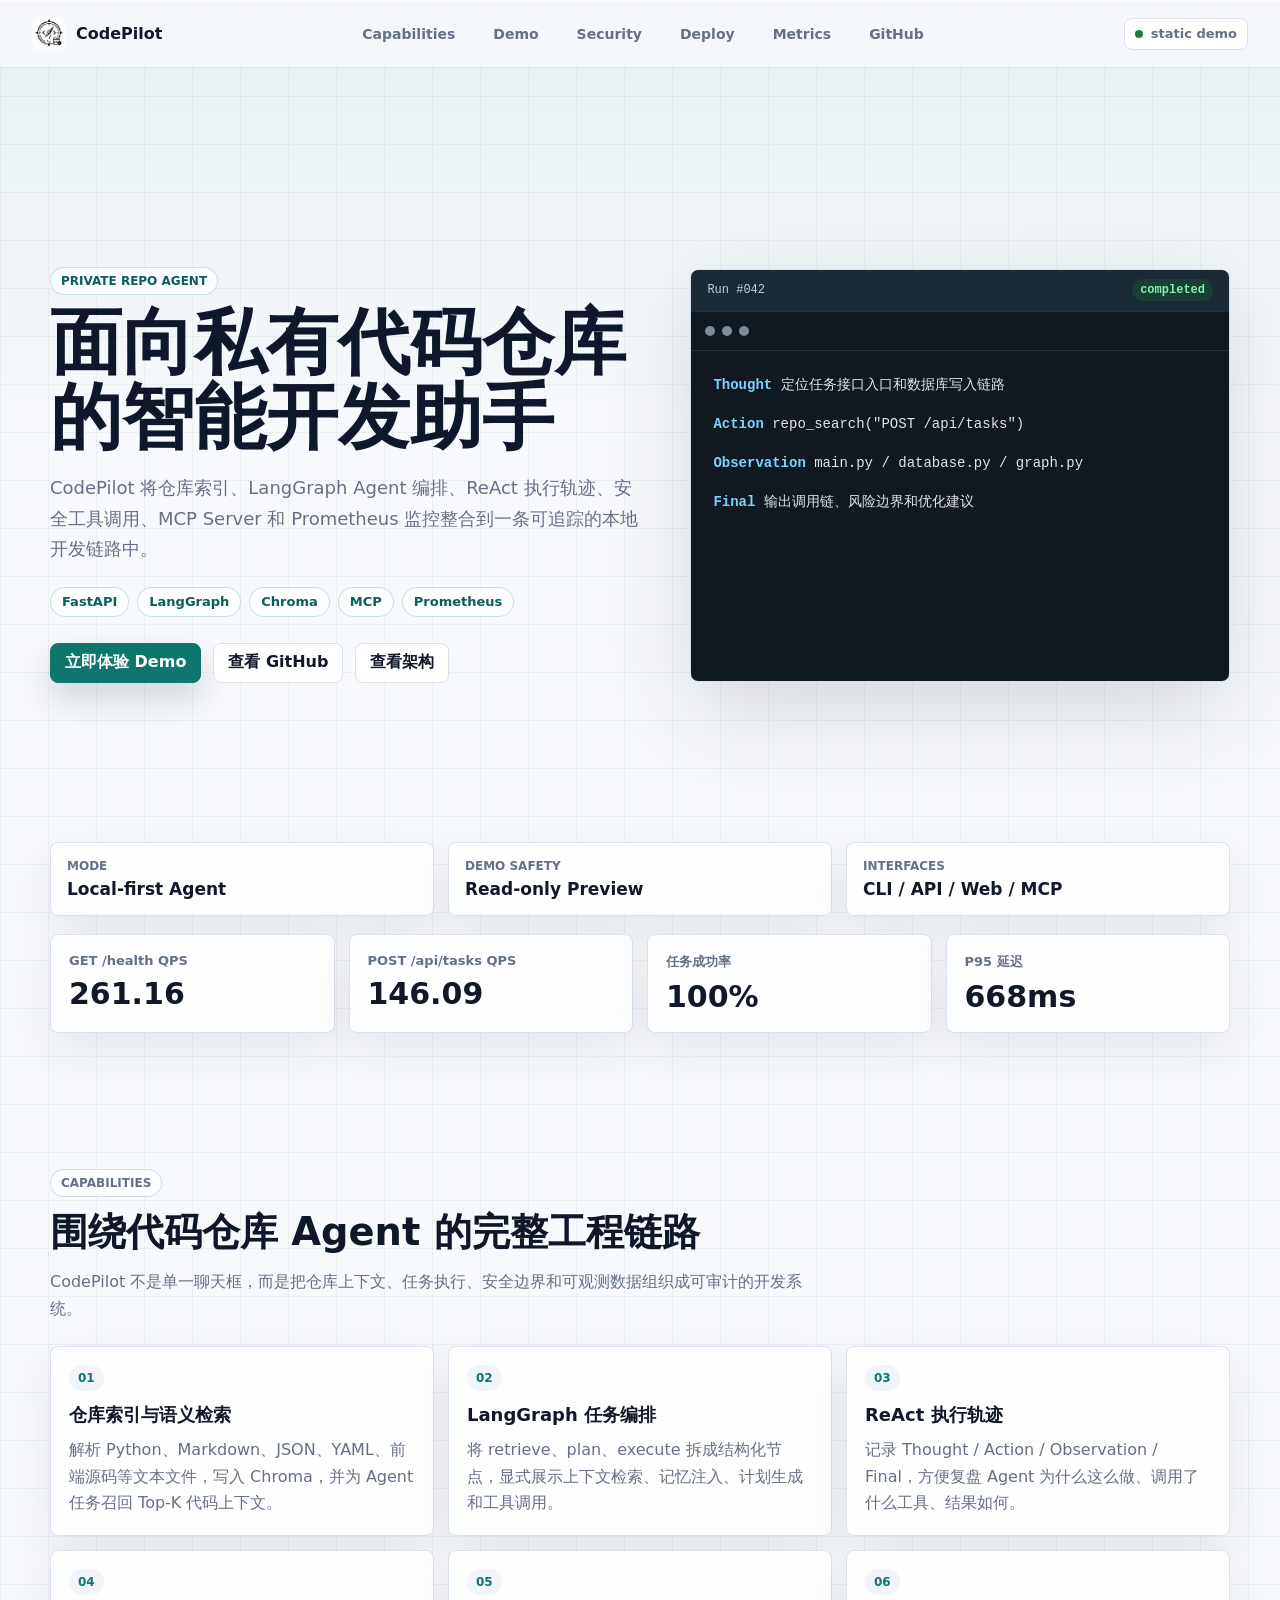
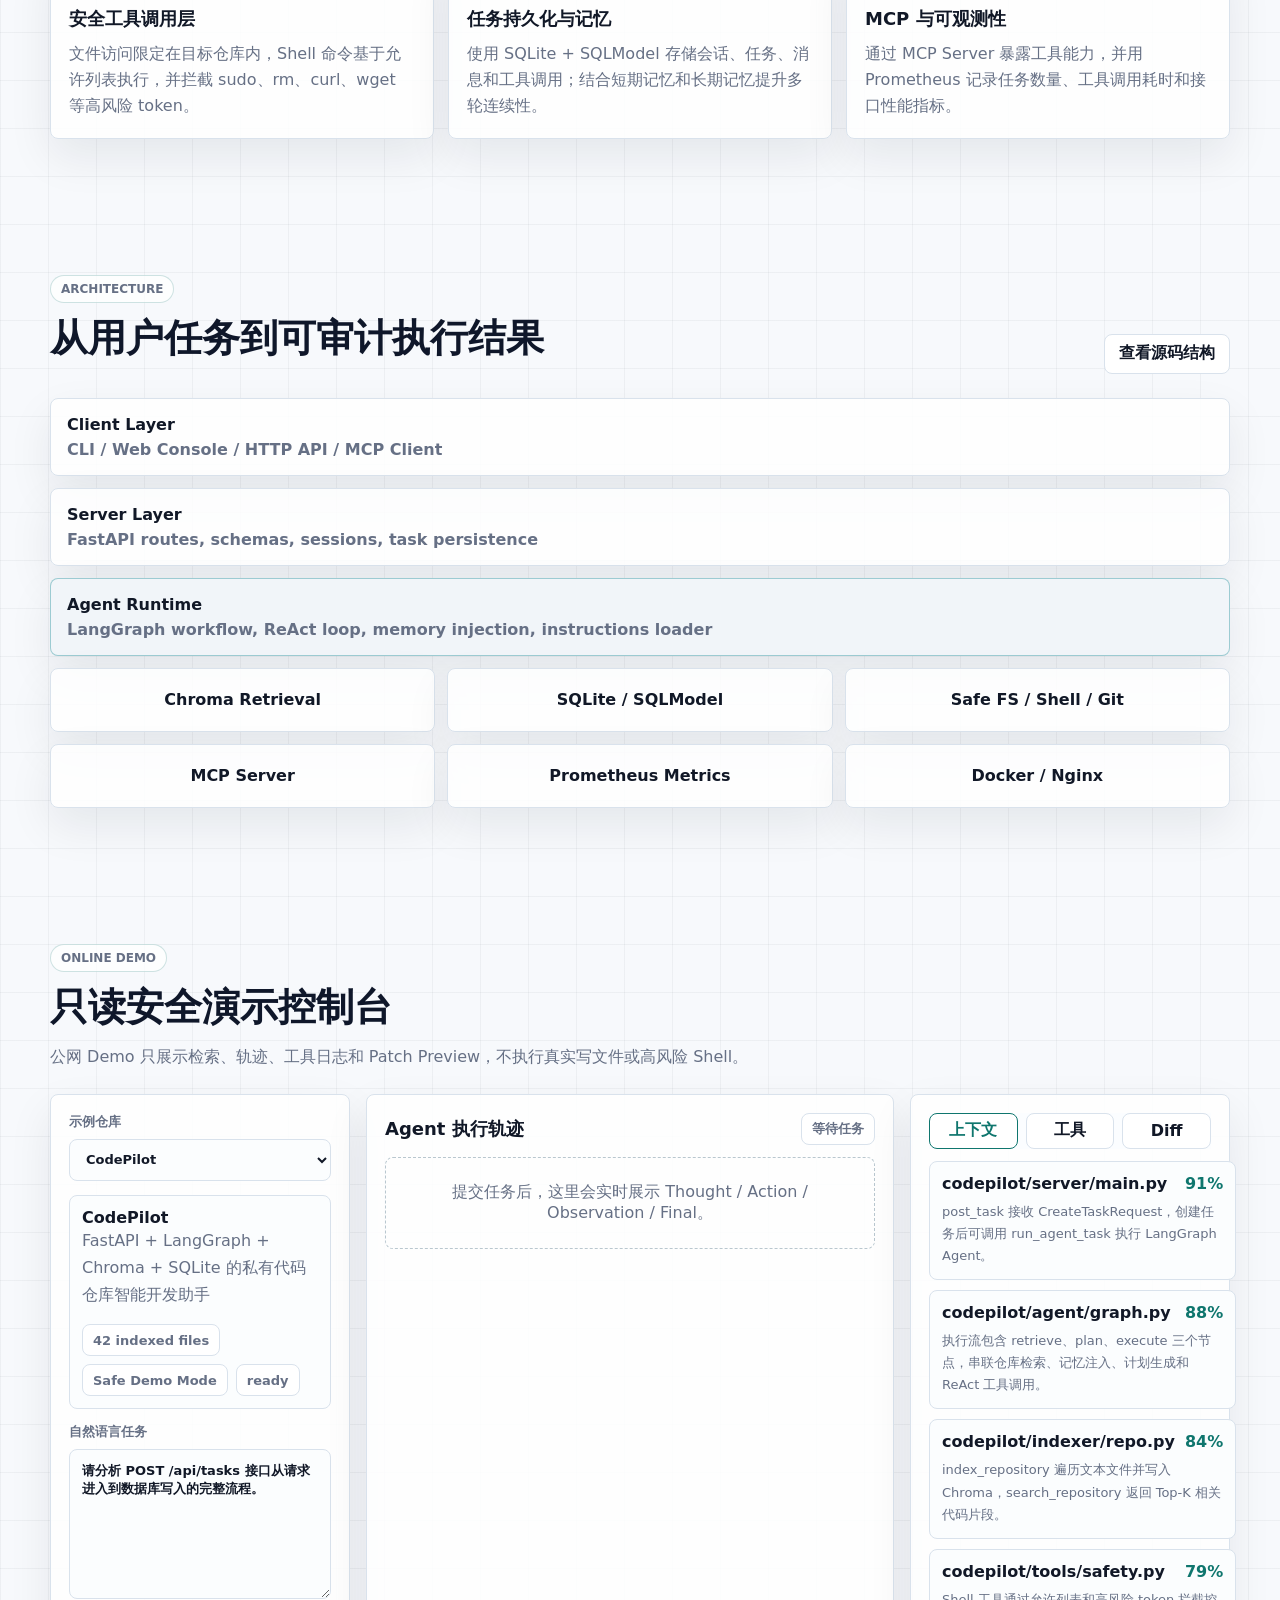
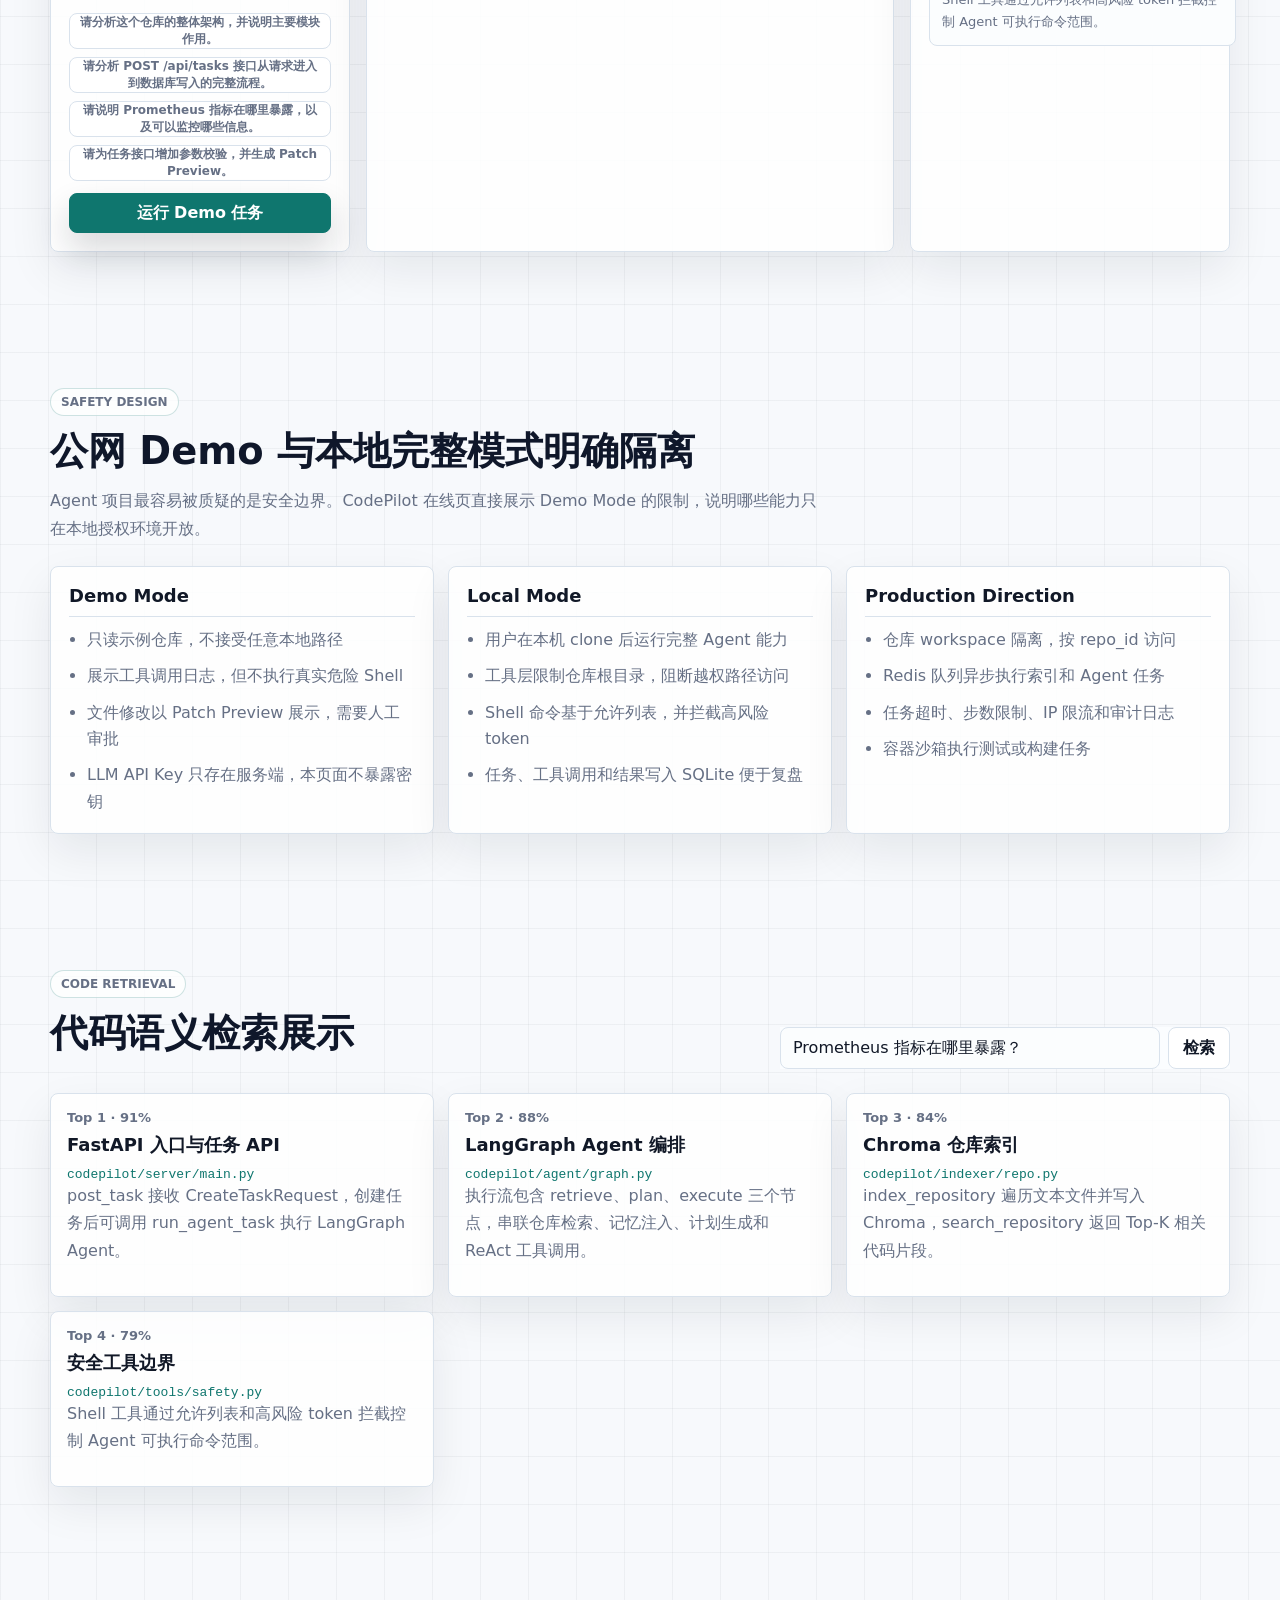
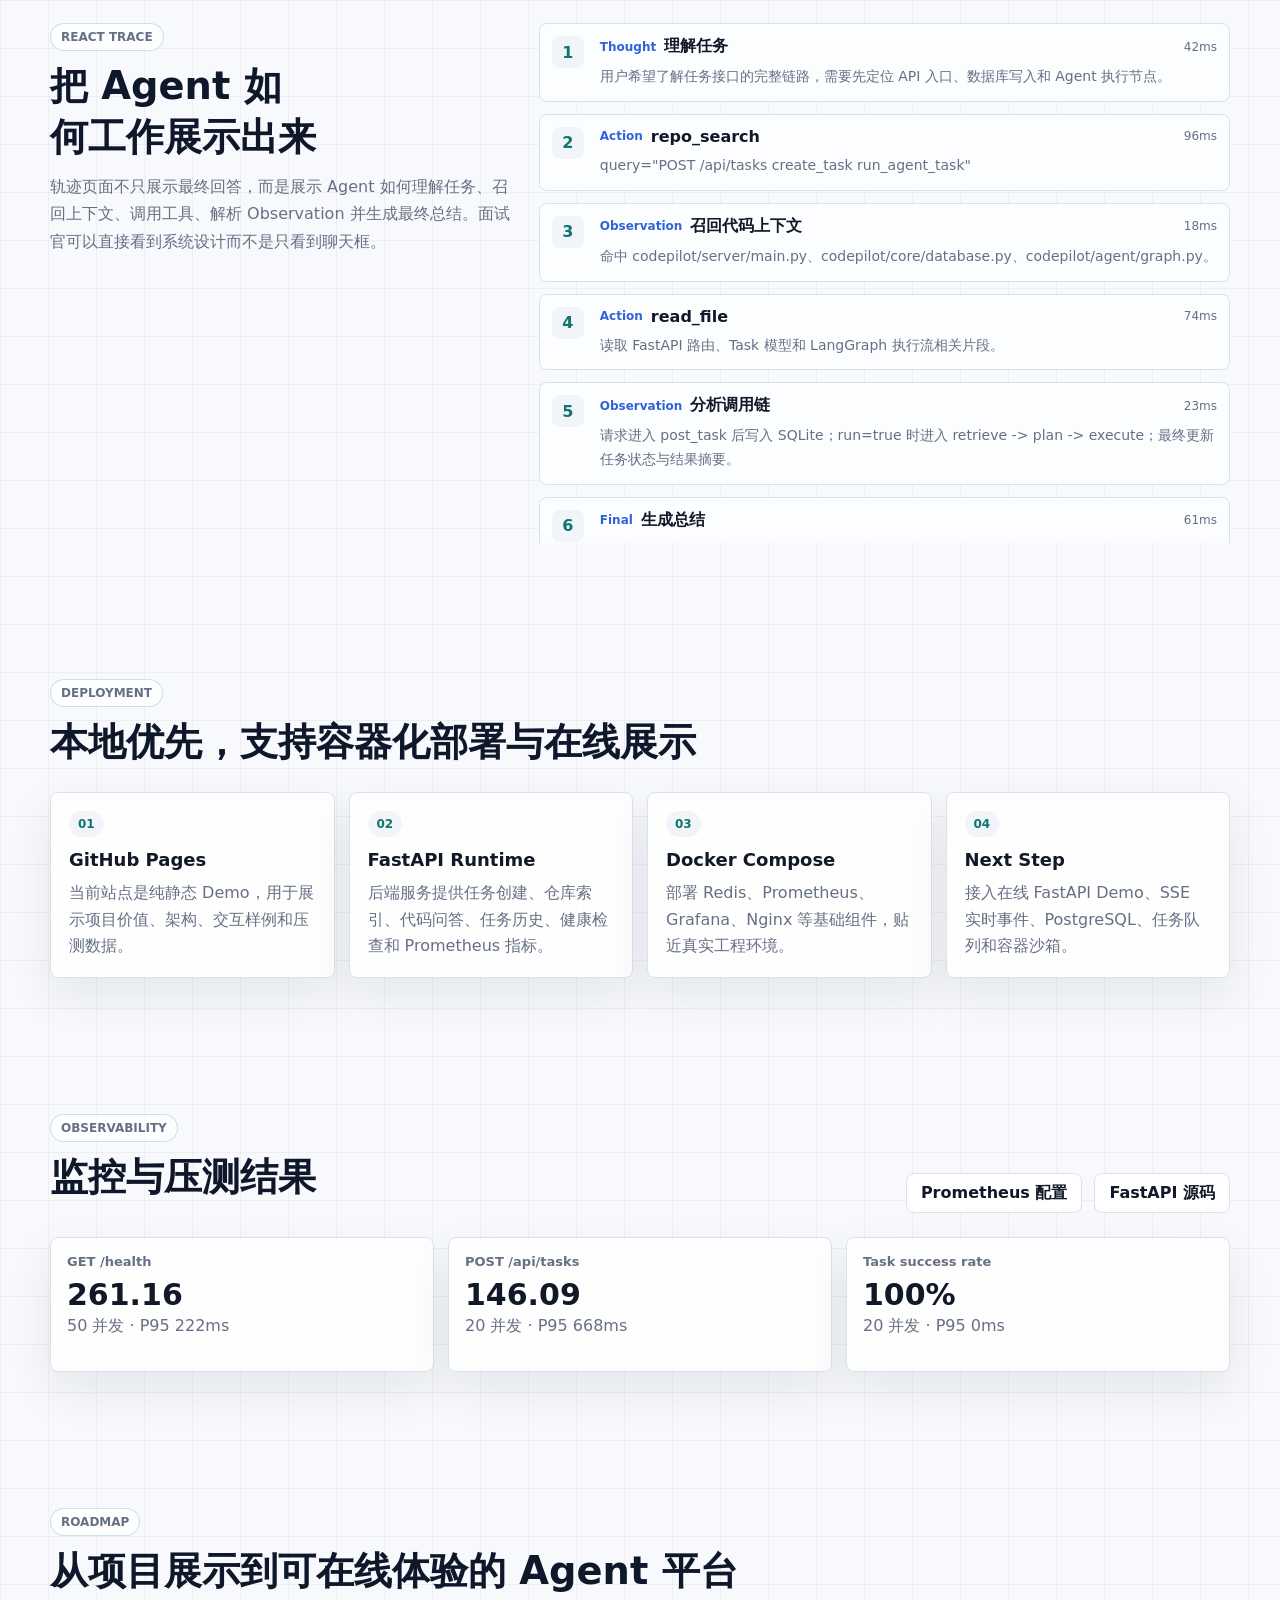
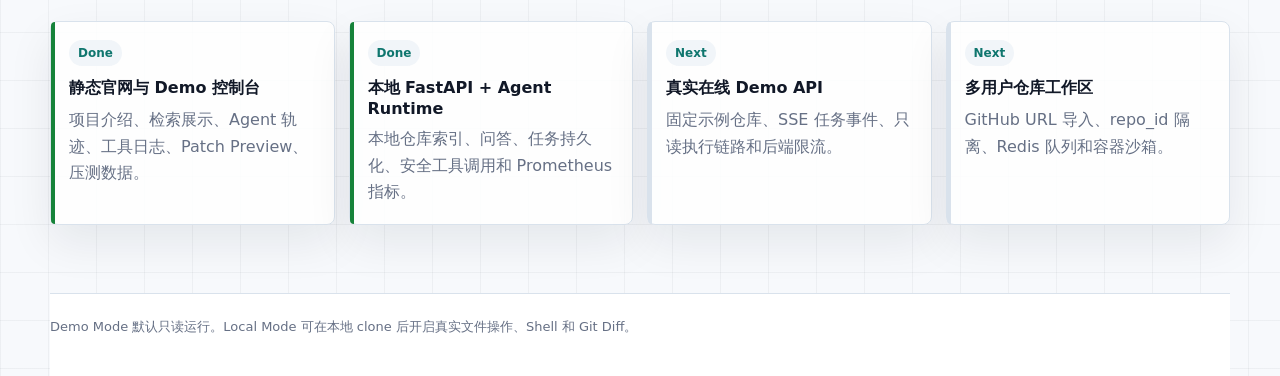
<file: docs/index.html>
<!doctype html>
<html lang="zh-CN">
  <head>
    <meta charset="utf-8">
    <meta name="viewport" content="width=device-width, initial-scale=1">
    <title>CodePilot | 私有代码仓库智能开发助手</title>
    <link rel="stylesheet" href="./styles.css">
  </head>
  <body>
    <header class="site-header">
      <a class="brand" href="#top" aria-label="CodePilot 首页">
        <img src="./logo.png" alt="">
        <span>CodePilot</span>
      </a>
      <nav class="nav-links" aria-label="主导航">
        <a href="#capabilities">Capabilities</a>
        <a href="#demo">Demo</a>
        <a href="#security">Security</a>
        <a href="#deployment">Deploy</a>
        <a href="#metrics">Metrics</a>
        <a href="https://github.com/CozyOct1/codepilot" target="_blank" rel="noreferrer">GitHub</a>
      </nav>
      <div class="service-pill">
        <span id="health-dot" class="dot pending"></span>
        <span id="health-text">Checking</span>
      </div>
    </header>

    <main id="top">
      <section class="hero section">
        <div class="hero-copy">
          <p class="eyebrow">Private Repo Agent</p>
          <h1>面向私有代码仓库的智能开发助手</h1>
          <p class="hero-text">
            CodePilot 将仓库索引、LangGraph Agent 编排、ReAct 执行轨迹、安全工具调用、MCP Server
            和 Prometheus 监控整合到一条可追踪的本地开发链路中。
          </p>
          <div class="hero-badges" aria-label="项目技术栈">
            <span>FastAPI</span>
            <span>LangGraph</span>
            <span>Chroma</span>
            <span>MCP</span>
            <span>Prometheus</span>
          </div>
          <div class="hero-actions">
            <a class="button primary" href="#demo">立即体验 Demo</a>
            <a class="button" href="https://github.com/CozyOct1/codepilot" target="_blank" rel="noreferrer">查看 GitHub</a>
            <a class="button" href="#architecture">查看架构</a>
          </div>
        </div>
        <div class="hero-console" aria-label="Agent 执行摘要">
          <div class="console-label">
            <span>Run #042</span>
            <strong>completed</strong>
          </div>
          <div class="console-top">
            <span></span><span></span><span></span>
          </div>
          <div class="console-body">
            <p><b>Thought</b> 定位任务接口入口和数据库写入链路</p>
            <p><b>Action</b> repo_search("POST /api/tasks")</p>
            <p><b>Observation</b> main.py / database.py / graph.py</p>
            <p><b>Final</b> 输出调用链、风险边界和优化建议</p>
          </div>
        </div>
      </section>

      <section class="project-strip section" aria-label="项目状态">
        <div>
          <span>Mode</span>
          <strong>Local-first Agent</strong>
        </div>
        <div>
          <span>Demo Safety</span>
          <strong>Read-only Preview</strong>
        </div>
        <div>
          <span>Interfaces</span>
          <strong>CLI / API / Web / MCP</strong>
        </div>
      </section>

      <section class="stats section" aria-label="压测数据">
        <div>
          <span>GET /health QPS</span>
          <strong>261.16</strong>
        </div>
        <div>
          <span>POST /api/tasks QPS</span>
          <strong>146.09</strong>
        </div>
        <div>
          <span>任务成功率</span>
          <strong>100%</strong>
        </div>
        <div>
          <span>P95 延迟</span>
          <strong>668ms</strong>
        </div>
      </section>

      <section id="capabilities" class="section">
        <div class="section-heading">
          <p class="eyebrow">Capabilities</p>
          <h2>围绕代码仓库 Agent 的完整工程链路</h2>
          <p>CodePilot 不是单一聊天框，而是把仓库上下文、任务执行、安全边界和可观测数据组织成可审计的开发系统。</p>
        </div>
        <div class="feature-grid">
          <article class="feature-card">
            <span>01</span>
            <h3>仓库索引与语义检索</h3>
            <p>解析 Python、Markdown、JSON、YAML、前端源码等文本文件，写入 Chroma，并为 Agent 任务召回 Top-K 代码上下文。</p>
          </article>
          <article class="feature-card">
            <span>02</span>
            <h3>LangGraph 任务编排</h3>
            <p>将 retrieve、plan、execute 拆成结构化节点，显式展示上下文检索、记忆注入、计划生成和工具调用。</p>
          </article>
          <article class="feature-card">
            <span>03</span>
            <h3>ReAct 执行轨迹</h3>
            <p>记录 Thought / Action / Observation / Final，方便复盘 Agent 为什么这么做、调用了什么工具、结果如何。</p>
          </article>
          <article class="feature-card">
            <span>04</span>
            <h3>安全工具调用层</h3>
            <p>文件访问限定在目标仓库内，Shell 命令基于允许列表执行，并拦截 sudo、rm、curl、wget 等高风险 token。</p>
          </article>
          <article class="feature-card">
            <span>05</span>
            <h3>任务持久化与记忆</h3>
            <p>使用 SQLite + SQLModel 存储会话、任务、消息和工具调用；结合短期记忆和长期记忆提升多轮连续性。</p>
          </article>
          <article class="feature-card">
            <span>06</span>
            <h3>MCP 与可观测性</h3>
            <p>通过 MCP Server 暴露工具能力，并用 Prometheus 记录任务数量、工具调用耗时和接口性能指标。</p>
          </article>
        </div>
      </section>

      <section id="architecture" class="section">
        <div class="section-heading inline-heading">
          <div>
            <p class="eyebrow">Architecture</p>
            <h2>从用户任务到可审计执行结果</h2>
          </div>
          <a class="button" href="https://github.com/CozyOct1/codepilot#文件目录说明" target="_blank" rel="noreferrer">查看源码结构</a>
        </div>
        <div class="architecture mature-arch">
          <div class="arch-stage">
            <strong>Client Layer</strong>
            <span>CLI / Web Console / HTTP API / MCP Client</span>
          </div>
          <div class="arch-stage">
            <strong>Server Layer</strong>
            <span>FastAPI routes, schemas, sessions, task persistence</span>
          </div>
          <div class="arch-stage emphasized">
            <strong>Agent Runtime</strong>
            <span>LangGraph workflow, ReAct loop, memory injection, instructions loader</span>
          </div>
          <div class="arch-grid">
            <div>Chroma Retrieval</div>
            <div>SQLite / SQLModel</div>
            <div>Safe FS / Shell / Git</div>
            <div>MCP Server</div>
            <div>Prometheus Metrics</div>
            <div>Docker / Nginx</div>
          </div>
        </div>
      </section>

      <section id="demo" class="section demo-shell">
        <div class="section-heading">
          <p class="eyebrow">Online Demo</p>
          <h2>只读安全演示控制台</h2>
          <p>公网 Demo 只展示检索、轨迹、工具日志和 Patch Preview，不执行真实写文件或高风险 Shell。</p>
        </div>

        <div class="demo-layout">
          <aside class="demo-panel">
            <label>
              示例仓库
              <select id="repo-select"></select>
            </label>
            <div id="repo-summary" class="repo-summary"></div>
            <label>
              自然语言任务
              <textarea id="task-input" rows="8">请分析 POST /api/tasks 接口从请求进入到数据库写入的完整流程。</textarea>
            </label>
            <div id="prompt-buttons" class="prompt-buttons"></div>
            <button id="run-demo" class="primary full" type="button">运行 Demo 任务</button>
          </aside>

          <section class="timeline-panel">
            <div class="panel-title">
              <h3>Agent 执行轨迹</h3>
              <span id="task-status" class="status-tag">等待任务</span>
            </div>
            <div id="live-timeline" class="timeline">
              <div class="empty-state">提交任务后，这里会实时展示 Thought / Action / Observation / Final。</div>
            </div>
          </section>

          <aside class="result-panel">
            <div class="tabs" role="tablist" aria-label="结果视图">
              <button class="tab active" type="button" data-tab="context">上下文</button>
              <button class="tab" type="button" data-tab="tools">工具</button>
              <button class="tab" type="button" data-tab="diff">Diff</button>
            </div>
            <div id="context-view" class="tab-view active"></div>
            <div id="tools-view" class="tab-view"></div>
            <pre id="diff-view" class="tab-view code-block"></pre>
          </aside>
        </div>
      </section>

      <section id="security" class="section">
        <div class="section-heading">
          <p class="eyebrow">Safety Design</p>
          <h2>公网 Demo 与本地完整模式明确隔离</h2>
          <p>Agent 项目最容易被质疑的是安全边界。CodePilot 在线页直接展示 Demo Mode 的限制，说明哪些能力只在本地授权环境开放。</p>
        </div>
        <div class="security-grid">
          <article>
            <h3>Demo Mode</h3>
            <ul>
              <li>只读示例仓库，不接受任意本地路径</li>
              <li>展示工具调用日志，但不执行真实危险 Shell</li>
              <li>文件修改以 Patch Preview 展示，需要人工审批</li>
              <li>LLM API Key 只存在服务端，本页面不暴露密钥</li>
            </ul>
          </article>
          <article>
            <h3>Local Mode</h3>
            <ul>
              <li>用户在本机 clone 后运行完整 Agent 能力</li>
              <li>工具层限制仓库根目录，阻断越权路径访问</li>
              <li>Shell 命令基于允许列表，并拦截高风险 token</li>
              <li>任务、工具调用和结果写入 SQLite 便于复盘</li>
            </ul>
          </article>
          <article>
            <h3>Production Direction</h3>
            <ul>
              <li>仓库 workspace 隔离，按 repo_id 访问</li>
              <li>Redis 队列异步执行索引和 Agent 任务</li>
              <li>任务超时、步数限制、IP 限流和审计日志</li>
              <li>容器沙箱执行测试或构建任务</li>
            </ul>
          </article>
        </div>
      </section>

      <section id="retrieval" class="section">
        <div class="section-heading inline-heading">
          <div>
            <p class="eyebrow">Code Retrieval</p>
            <h2>代码语义检索展示</h2>
          </div>
          <form id="search-form" class="search-box">
            <input id="search-input" type="search" value="Prometheus 指标在哪里暴露？" aria-label="检索问题">
            <button type="submit">检索</button>
          </form>
        </div>
        <div id="retrieval-results" class="retrieval-grid"></div>
      </section>

      <section id="trace" class="section split-section">
        <div>
          <p class="eyebrow">ReAct Trace</p>
          <h2>把 Agent 如何工作展示出来</h2>
          <p>
            轨迹页面不只展示最终回答，而是展示 Agent 如何理解任务、召回上下文、调用工具、解析 Observation
            并生成最终总结。面试官可以直接看到系统设计而不是只看到聊天框。
          </p>
        </div>
        <div id="trace-sample" class="timeline compact"></div>
      </section>

      <section id="deployment" class="section">
        <div class="section-heading">
          <p class="eyebrow">Deployment</p>
          <h2>本地优先，支持容器化部署与在线展示</h2>
        </div>
        <div class="deploy-grid">
          <div class="deploy-card">
            <span>01</span>
            <h3>GitHub Pages</h3>
            <p>当前站点是纯静态 Demo，用于展示项目价值、架构、交互样例和压测数据。</p>
          </div>
          <div class="deploy-card">
            <span>02</span>
            <h3>FastAPI Runtime</h3>
            <p>后端服务提供任务创建、仓库索引、代码问答、任务历史、健康检查和 Prometheus 指标。</p>
          </div>
          <div class="deploy-card">
            <span>03</span>
            <h3>Docker Compose</h3>
            <p>部署 Redis、Prometheus、Grafana、Nginx 等基础组件，贴近真实工程环境。</p>
          </div>
          <div class="deploy-card">
            <span>04</span>
            <h3>Next Step</h3>
            <p>接入在线 FastAPI Demo、SSE 实时事件、PostgreSQL、任务队列和容器沙箱。</p>
          </div>
        </div>
      </section>

      <section id="metrics" class="section">
        <div class="section-heading inline-heading">
          <div>
            <p class="eyebrow">Observability</p>
            <h2>监控与压测结果</h2>
          </div>
          <div class="link-row">
            <a class="button" href="https://github.com/CozyOct1/codepilot/tree/main/deploy" target="_blank" rel="noreferrer">Prometheus 配置</a>
            <a class="button" href="https://github.com/CozyOct1/codepilot/tree/main/codepilot/server" target="_blank" rel="noreferrer">FastAPI 源码</a>
          </div>
        </div>
        <div id="metrics-grid" class="metrics-grid"></div>
      </section>

      <section class="section roadmap-section">
        <div class="section-heading">
          <p class="eyebrow">Roadmap</p>
          <h2>从项目展示到可在线体验的 Agent 平台</h2>
        </div>
        <div class="roadmap">
          <div class="done">
            <span>Done</span>
            <strong>静态官网与 Demo 控制台</strong>
            <p>项目介绍、检索展示、Agent 轨迹、工具日志、Patch Preview、压测数据。</p>
          </div>
          <div class="done">
            <span>Done</span>
            <strong>本地 FastAPI + Agent Runtime</strong>
            <p>本地仓库索引、问答、任务持久化、安全工具调用和 Prometheus 指标。</p>
          </div>
          <div>
            <span>Next</span>
            <strong>真实在线 Demo API</strong>
            <p>固定示例仓库、SSE 任务事件、只读执行链路和后端限流。</p>
          </div>
          <div>
            <span>Next</span>
            <strong>多用户仓库工作区</strong>
            <p>GitHub URL 导入、repo_id 隔离、Redis 队列和容器沙箱。</p>
          </div>
        </div>
      </section>
    </main>

    <footer class="footer">
      <span>Demo Mode 默认只读运行。Local Mode 可在本地 clone 后开启真实文件操作、Shell 和 Git Diff。</span>
    </footer>

    <script src="./app.js"></script>
  </body>
</html>
</file>
<file: docs/styles.css>
:root {
  color-scheme: light;
  --bg: #f6f8fb;
  --surface: #ffffff;
  --surface-soft: #eef4f3;
  --ink: #14212b;
  --muted: #60717d;
  --line: #d9e2e8;
  --accent: #087f8c;
  --accent-strong: #075e68;
  --green: #16833a;
  --red: #b42318;
  --blue: #2457c5;
  --amber: #a15c07;
  --code: #101820;
  --code-soft: #1c2b35;
  --shadow: 0 16px 38px rgba(25, 42, 56, 0.09);
}

/* Figma Make project-page visual refresh */
:root {
  --page-bg: #f7f9fc;
  --bg: #f7f9fc;
  --surface: #ffffff;
  --surface-soft: #f1f5f9;
  --ink: #111827;
  --muted: #667085;
  --line: #d9e2ec;
  --accent: #0f766e;
  --accent-strong: #0b5e59;
  --blue: #2f63d8;
  --amber: #b95f10;
  --code: #101820;
  --code-soft: #1b2a34;
  --shadow: 0 18px 45px rgba(17, 24, 39, 0.08);
  --shadow-lg: 0 30px 90px rgba(17, 24, 39, 0.14);
}

body {
  background:
    linear-gradient(180deg, rgba(15, 118, 110, 0.08), rgba(247, 249, 252, 0) 420px),
    linear-gradient(90deg, rgba(17, 24, 39, 0.045) 1px, transparent 1px),
    linear-gradient(180deg, rgba(17, 24, 39, 0.045) 1px, transparent 1px),
    var(--page-bg);
  background-size: auto, 48px 48px, 48px 48px, auto;
}

body::before {
  display: none;
}

.site-header {
  min-height: 72px;
  border-bottom: 1px solid rgba(217, 226, 236, 0.92);
  background: rgba(247, 249, 252, 0.88);
  box-shadow: 0 1px 0 rgba(255, 255, 255, 0.74) inset;
}

.brand img {
  border-radius: 8px;
}

.nav-links a {
  border-radius: 8px;
  padding: 8px 10px;
}

.nav-links a:hover,
.service-pill {
  background: rgba(255, 255, 255, 0.76);
}

.hero {
  min-height: calc(94vh - 72px);
  align-items: center;
  padding-top: clamp(62px, 8vw, 108px);
}

.hero-copy {
  max-width: 820px;
}

.eyebrow {
  display: inline-flex;
  align-items: center;
  min-height: 28px;
  padding: 0 10px;
  border: 1px solid rgba(15, 118, 110, 0.2);
  border-radius: 999px;
  background: rgba(255, 255, 255, 0.72);
  color: var(--accent-strong);
  font-size: 12px;
  font-weight: 900;
}

h1,
h2 {
  color: #0f172a;
  text-wrap: balance;
}

.hero-text,
.section-heading p,
.split-section p,
.repo-summary p,
.retrieval-card p,
.context-hit p,
.metric-card p,
.trace-item p {
  color: #516070;
}

.hero-badges span,
.mini-tags span,
.status-tag {
  border-color: rgba(15, 118, 110, 0.2);
  background: rgba(255, 255, 255, 0.78);
  color: var(--accent-strong);
}

.button,
button {
  transition: transform 160ms ease, box-shadow 160ms ease, background 160ms ease, border-color 160ms ease;
}

.button:hover,
button:hover {
  transform: translateY(-1px);
  box-shadow: 0 12px 28px rgba(17, 24, 39, 0.09);
}

button.primary,
.button.primary {
  border-color: #111827;
  background: #111827;
  box-shadow: 0 16px 32px rgba(17, 24, 39, 0.16);
}

button.primary:hover,
.button.primary:hover {
  background: var(--accent-strong);
  border-color: var(--accent-strong);
}

.hero-console,
.demo-panel,
.timeline-panel,
.result-panel,
.retrieval-card,
.metric-card,
.project-strip div,
.stats div,
.feature-card,
.security-grid article,
.deploy-card,
.roadmap div,
.arch-stage,
.arch-grid div {
  background: rgba(255, 255, 255, 0.86);
  border-color: #d9e2ec;
  box-shadow: var(--shadow);
}

.hero-console {
  box-shadow: var(--shadow-lg);
}

.console-label,
.console-top,
.console-body,
.code-block {
  background-color: var(--code);
}

.project-strip,
.stats {
  padding-bottom: 22px;
}

.feature-card,
.security-grid article,
.deploy-card,
.roadmap div,
.retrieval-card,
.metric-card {
  transition: transform 160ms ease, box-shadow 160ms ease, border-color 160ms ease;
}

.feature-card:hover,
.security-grid article:hover,
.deploy-card:hover,
.roadmap div:hover,
.retrieval-card:hover,
.metric-card:hover {
  transform: translateY(-2px);
  border-color: #c6d3df;
  box-shadow: var(--shadow-lg);
}

.arch-stage.emphasized {
  border-color: rgba(15, 118, 110, 0.34);
  background: #eef7f5;
}

input,
select,
textarea,
.repo-summary,
.trace-item,
.context-hit,
.tool-row,
.search-box,
.tabs {
  border-color: var(--line);
  background: #fbfdff;
}

input:focus,
select:focus,
textarea:focus {
  border-color: var(--accent);
  box-shadow: 0 0 0 3px rgba(15, 118, 110, 0.14);
}

.footer {
  border-top: 1px solid var(--line);
  background: #ffffff;
}

* {
  box-sizing: border-box;
}

html {
  scroll-behavior: smooth;
}

body {
  margin: 0;
  background: var(--bg);
  color: var(--ink);
  font-family: Inter, ui-sans-serif, system-ui, -apple-system, BlinkMacSystemFont, "Segoe UI", sans-serif;
}

body::before {
  position: fixed;
  inset: 0;
  z-index: -1;
  background:
    linear-gradient(180deg, rgba(8, 127, 140, 0.08), rgba(246, 248, 251, 0) 38%),
    radial-gradient(circle at 18% 8%, rgba(36, 87, 197, 0.08), transparent 32%),
    linear-gradient(90deg, rgba(20, 33, 43, 0.04) 1px, transparent 1px),
    linear-gradient(180deg, rgba(20, 33, 43, 0.04) 1px, transparent 1px);
  background-size: auto, auto, 48px 48px, 48px 48px;
  content: "";
  pointer-events: none;
}

button,
input,
select,
textarea {
  font: inherit;
}

a {
  color: inherit;
}

.site-header {
  position: sticky;
  top: 0;
  z-index: 20;
  display: flex;
  align-items: center;
  justify-content: space-between;
  gap: 18px;
  min-height: 68px;
  padding: 0 32px;
  border-bottom: 1px solid rgba(217, 226, 232, 0.9);
  background: rgba(246, 248, 251, 0.92);
  backdrop-filter: blur(14px);
}

.brand {
  display: inline-flex;
  align-items: center;
  gap: 10px;
  text-decoration: none;
  font-weight: 800;
}

.brand img {
  width: 34px;
  height: 34px;
  border-radius: 7px;
}

.nav-links {
  display: flex;
  align-items: center;
  gap: 18px;
  color: var(--muted);
  font-size: 14px;
  font-weight: 700;
}

.nav-links a {
  text-decoration: none;
}

.nav-links a:hover {
  color: var(--ink);
}

.service-pill,
.status-tag,
.mini-tags span {
  display: inline-flex;
  align-items: center;
  gap: 8px;
  min-height: 32px;
  padding: 0 10px;
  border: 1px solid var(--line);
  border-radius: 8px;
  background: var(--surface);
  color: var(--muted);
  font-size: 13px;
  font-weight: 700;
}

.dot {
  width: 8px;
  height: 8px;
  border-radius: 50%;
  background: var(--muted);
}

.dot.ok {
  background: var(--green);
}

.dot.fail {
  background: var(--red);
}

.section {
  width: min(1180px, calc(100% - 40px));
  margin: 0 auto;
  padding: 68px 0;
}

.hero {
  display: grid;
  grid-template-columns: minmax(0, 1.05fr) minmax(380px, 0.95fr);
  align-items: center;
  gap: 44px;
  min-height: calc(92vh - 68px);
  padding-bottom: 28px;
}

.eyebrow {
  margin: 0 0 10px;
  color: var(--accent);
  font-size: 12px;
  font-weight: 800;
  letter-spacing: 0;
  text-transform: uppercase;
}

h1,
h2,
h3,
p {
  margin-top: 0;
}

h1,
h2,
h3 {
  letter-spacing: 0;
}

h1 {
  max-width: 780px;
  margin-bottom: 18px;
  font-size: clamp(40px, 6vw, 72px);
  line-height: 1.04;
}

h2 {
  margin-bottom: 10px;
  font-size: clamp(26px, 3vw, 40px);
}

h3 {
  margin-bottom: 10px;
  font-size: 18px;
}

.hero-text,
.section-heading p,
.split-section p,
.repo-summary p,
.retrieval-card p,
.context-hit p,
.metric-card p,
.trace-item p {
  color: var(--muted);
  line-height: 1.7;
}

.hero-text {
  max-width: 720px;
  font-size: 18px;
}

.hero-badges {
  display: flex;
  flex-wrap: wrap;
  gap: 8px;
  margin-top: 22px;
}

.hero-badges span {
  display: inline-flex;
  align-items: center;
  min-height: 30px;
  border: 1px solid rgba(8, 127, 140, 0.22);
  border-radius: 999px;
  padding: 0 11px;
  background: rgba(255, 255, 255, 0.72);
  color: var(--accent-strong);
  font-size: 13px;
  font-weight: 800;
}

.hero-actions,
.link-row {
  display: flex;
  flex-wrap: wrap;
  gap: 12px;
  margin-top: 26px;
}

.button,
button {
  min-height: 40px;
  border: 1px solid var(--line);
  border-radius: 8px;
  background: var(--surface);
  color: var(--ink);
  cursor: pointer;
  padding: 0 14px;
  font-weight: 800;
  text-decoration: none;
}

.button {
  display: inline-flex;
  align-items: center;
}

button.primary,
.button.primary {
  border-color: var(--accent);
  background: var(--accent);
  color: #fff;
}

button:hover,
.button:hover {
  border-color: #aebdc6;
}

button.primary:hover,
.button.primary:hover {
  background: var(--accent-strong);
}

button:disabled {
  cursor: wait;
  opacity: 0.7;
}

.full {
  width: 100%;
}

.hero-console,
.demo-panel,
.timeline-panel,
.result-panel,
.retrieval-card,
.metric-card {
  border: 1px solid var(--line);
  border-radius: 8px;
  background: var(--surface);
  box-shadow: var(--shadow);
}

.hero-console {
  position: relative;
  overflow: hidden;
}

.console-label {
  display: flex;
  align-items: center;
  justify-content: space-between;
  min-height: 42px;
  padding: 0 16px;
  border-bottom: 1px solid #24313b;
  background: var(--code-soft);
  color: #bed0d8;
  font-family: "SFMono-Regular", Consolas, monospace;
  font-size: 12px;
}

.console-label strong {
  border-radius: 999px;
  padding: 4px 8px;
  background: rgba(22, 131, 58, 0.22);
  color: #86efac;
}

.console-top {
  display: flex;
  gap: 7px;
  padding: 14px;
  border-bottom: 1px solid #24313b;
  background: var(--code);
}

.console-top span {
  width: 10px;
  height: 10px;
  border-radius: 50%;
  background: #7d8c95;
}

.console-body {
  min-height: 330px;
  padding: 22px;
  background: #101820;
  color: #dbe8ed;
  font-family: "SFMono-Regular", Consolas, monospace;
  font-size: 14px;
  line-height: 1.8;
}

.console-body b {
  color: #7dd3fc;
}

.project-strip {
  display: grid;
  grid-template-columns: repeat(3, minmax(0, 1fr));
  gap: 14px;
  padding-top: 0;
  padding-bottom: 18px;
}

.project-strip div {
  display: grid;
  gap: 6px;
  border: 1px solid var(--line);
  border-radius: 8px;
  padding: 16px;
  background: rgba(255, 255, 255, 0.82);
  box-shadow: var(--shadow);
}

.project-strip span {
  color: var(--muted);
  font-size: 12px;
  font-weight: 900;
  text-transform: uppercase;
}

.project-strip strong {
  font-size: 17px;
}

.stats {
  display: grid;
  grid-template-columns: repeat(4, minmax(0, 1fr));
  gap: 14px;
  padding-top: 0;
}

.stats div {
  border: 1px solid var(--line);
  border-radius: 8px;
  padding: 18px;
  background: var(--surface);
}

.stats span,
.metric-card span,
.score {
  display: block;
  margin-bottom: 8px;
  color: var(--muted);
  font-size: 13px;
  font-weight: 800;
}

.stats strong,
.metric-card strong {
  font-size: 30px;
}

.section-heading {
  max-width: 780px;
  margin-bottom: 24px;
}

.inline-heading {
  display: flex;
  align-items: flex-end;
  justify-content: space-between;
  gap: 20px;
  max-width: none;
}

.feature-grid,
.security-grid,
.deploy-grid,
.roadmap {
  display: grid;
  gap: 14px;
}

.feature-grid {
  grid-template-columns: repeat(3, minmax(0, 1fr));
}

.feature-card,
.security-grid article,
.deploy-card,
.roadmap div {
  border: 1px solid var(--line);
  border-radius: 8px;
  background: var(--surface);
  box-shadow: var(--shadow);
}

.feature-card,
.security-grid article,
.deploy-card {
  padding: 18px;
}

.feature-card > span,
.deploy-card > span,
.roadmap span {
  display: inline-flex;
  align-items: center;
  min-height: 26px;
  margin-bottom: 12px;
  border-radius: 999px;
  padding: 0 9px;
  background: var(--surface-soft);
  color: var(--accent);
  font-size: 12px;
  font-weight: 900;
}

.feature-card p,
.security-grid li,
.deploy-card p,
.roadmap p {
  color: var(--muted);
  line-height: 1.65;
}

.feature-card p,
.deploy-card p,
.roadmap p {
  margin-bottom: 0;
}

.architecture {
  display: grid;
  gap: 12px;
  text-align: center;
}

.arch-node,
.arch-stage,
.arch-grid div {
  border: 1px solid var(--line);
  border-radius: 8px;
  padding: 16px;
  background: var(--surface);
  font-weight: 800;
}

.arch-node.strong {
  background: var(--surface-soft);
}

.mature-arch {
  text-align: left;
}

.arch-stage {
  display: grid;
  gap: 6px;
  box-shadow: var(--shadow);
}

.arch-stage span {
  color: var(--muted);
}

.arch-stage.emphasized {
  border-color: rgba(8, 127, 140, 0.36);
  background: var(--surface-soft);
}

.arch-arrow {
  color: var(--muted);
  font-size: 22px;
}

.arch-grid {
  display: grid;
  grid-template-columns: repeat(3, minmax(0, 1fr));
  gap: 12px;
}

.arch-grid div {
  min-height: 64px;
  display: grid;
  place-items: center;
  text-align: center;
}

.demo-layout {
  display: grid;
  grid-template-columns: 300px minmax(420px, 1fr) 320px;
  gap: 16px;
  align-items: stretch;
}

.security-grid {
  grid-template-columns: repeat(3, minmax(0, 1fr));
}

.security-grid h3 {
  padding-bottom: 10px;
  border-bottom: 1px solid var(--line);
}

.security-grid ul {
  display: grid;
  gap: 10px;
  margin: 0;
  padding-left: 18px;
}

.demo-panel,
.timeline-panel,
.result-panel {
  padding: 18px;
}

label {
  display: grid;
  gap: 8px;
  margin-bottom: 14px;
  color: var(--muted);
  font-size: 13px;
  font-weight: 800;
}

input,
select,
textarea {
  width: 100%;
  border: 1px solid var(--line);
  border-radius: 8px;
  background: #fbfdfe;
  color: var(--ink);
  outline: none;
}

input,
select {
  height: 42px;
  padding: 0 12px;
}

textarea {
  min-height: 150px;
  padding: 12px;
  resize: vertical;
}

input:focus,
select:focus,
textarea:focus {
  border-color: var(--accent);
  box-shadow: 0 0 0 3px rgba(8, 127, 140, 0.16);
}

.repo-summary {
  margin-bottom: 14px;
  border: 1px solid var(--line);
  border-radius: 8px;
  padding: 12px;
  background: #fbfdfe;
}

.mini-tags,
.prompt-buttons {
  display: flex;
  flex-wrap: wrap;
  gap: 8px;
}

.prompt-buttons {
  margin: 12px 0;
}

.prompt-chip {
  min-height: 34px;
  padding: 0 10px;
  color: var(--muted);
  font-size: 12px;
}

.panel-title {
  display: flex;
  align-items: center;
  justify-content: space-between;
  gap: 12px;
  margin-bottom: 12px;
}

.panel-title h3 {
  margin-bottom: 0;
}

.timeline {
  display: grid;
  gap: 12px;
}

.timeline.compact {
  max-height: 520px;
  overflow: auto;
}

.trace-item {
  display: grid;
  grid-template-columns: 36px minmax(0, 1fr);
  gap: 12px;
  border: 1px solid var(--line);
  border-radius: 8px;
  padding: 12px;
  background: #fbfdfe;
}

.trace-index {
  display: grid;
  place-items: center;
  width: 32px;
  height: 32px;
  border-radius: 8px;
  background: var(--surface-soft);
  color: var(--accent);
  font-weight: 900;
}

.trace-head {
  display: flex;
  align-items: center;
  gap: 8px;
  flex-wrap: wrap;
}

.trace-head span {
  color: var(--blue);
  font-size: 12px;
  font-weight: 900;
}

.trace-head em,
.tool-row em {
  margin-left: auto;
  color: var(--muted);
  font-size: 12px;
  font-style: normal;
}

.trace-item p {
  margin: 8px 0 0;
  font-size: 14px;
}

.tabs {
  display: grid;
  grid-template-columns: repeat(3, 1fr);
  gap: 8px;
  margin-bottom: 12px;
}

.tab {
  min-height: 36px;
  padding: 0 8px;
}

.tab.active {
  border-color: var(--accent);
  color: var(--accent);
}

.tab-view {
  display: none;
}

.tab-view.active {
  display: grid;
  gap: 10px;
}

.context-hit {
  border: 1px solid var(--line);
  border-radius: 8px;
  padding: 12px;
  background: #fbfdfe;
}

.context-hit div,
.tool-row {
  display: flex;
  align-items: center;
  gap: 10px;
}

.context-hit span {
  margin-left: auto;
  color: var(--accent);
  font-weight: 900;
}

.context-hit p {
  margin: 8px 0 0;
  font-size: 13px;
}

.tool-row {
  border: 1px solid var(--line);
  border-radius: 8px;
  min-height: 44px;
  padding: 0 10px;
  background: #fbfdfe;
}

.tool-status {
  border-radius: 999px;
  padding: 4px 8px;
  background: var(--surface-soft);
  color: var(--muted);
  font-size: 12px;
  font-weight: 800;
}

.tool-status.allowed {
  background: #dcfce7;
  color: #166534;
}

.tool-status.preview_only {
  background: #fef3c7;
  color: var(--amber);
}

.tool-status.blocked_in_demo {
  background: #fee2e2;
  color: #991b1b;
}

.code-block {
  min-height: 320px;
  margin: 0;
  overflow: auto;
  border: 1px solid var(--line);
  border-radius: 8px;
  padding: 12px;
  background: var(--code);
  color: #e6f0f3;
  font-family: "SFMono-Regular", Consolas, monospace;
  font-size: 13px;
  line-height: 1.6;
  white-space: pre-wrap;
}

.search-box {
  display: grid;
  grid-template-columns: minmax(260px, 380px) auto;
  gap: 8px;
}

.retrieval-grid,
.metrics-grid {
  display: grid;
  grid-template-columns: repeat(3, minmax(0, 1fr));
  gap: 14px;
}

.deploy-grid {
  grid-template-columns: repeat(4, minmax(0, 1fr));
}

.roadmap {
  grid-template-columns: repeat(4, minmax(0, 1fr));
}

.roadmap div {
  position: relative;
  padding: 18px;
}

.roadmap div::before {
  position: absolute;
  inset: 0 auto 0 0;
  width: 4px;
  border-radius: 8px 0 0 8px;
  background: var(--line);
  content: "";
}

.roadmap div.done::before {
  background: var(--green);
}

.roadmap strong {
  display: block;
  margin-bottom: 8px;
}

.retrieval-card,
.metric-card {
  padding: 16px;
}

.retrieval-card code {
  display: block;
  overflow-wrap: anywhere;
  color: var(--accent);
  font-size: 13px;
}

.split-section {
  display: grid;
  grid-template-columns: minmax(280px, 0.8fr) minmax(420px, 1.2fr);
  gap: 28px;
  align-items: start;
}

.empty-state {
  border: 1px dashed #b9c7cf;
  border-radius: 8px;
  padding: 24px;
  color: var(--muted);
  text-align: center;
}

.muted {
  color: var(--muted);
}

.footer {
  width: min(1180px, calc(100% - 40px));
  margin: 0 auto;
  padding: 24px 0 40px;
  color: var(--muted);
  font-size: 13px;
}

@media (max-width: 1060px) {
  .hero,
  .demo-layout,
  .split-section {
    grid-template-columns: 1fr;
  }

  .stats,
  .project-strip,
  .feature-grid,
  .security-grid,
  .retrieval-grid,
  .metrics-grid,
  .arch-grid,
  .deploy-grid,
  .roadmap {
    grid-template-columns: repeat(2, minmax(0, 1fr));
  }
}

@media (max-width: 760px) {
  .site-header {
    align-items: flex-start;
    flex-direction: column;
    padding: 14px 18px;
  }

  .nav-links {
    width: 100%;
    overflow-x: auto;
    padding-bottom: 4px;
  }

  .section {
    width: min(100% - 28px, 1180px);
    padding: 46px 0;
  }

  .hero {
    min-height: auto;
  }

  .stats,
  .project-strip,
  .feature-grid,
  .security-grid,
  .retrieval-grid,
  .metrics-grid,
  .arch-grid,
  .search-box,
  .deploy-grid,
  .roadmap {
    grid-template-columns: 1fr;
  }

  .inline-heading {
    align-items: stretch;
    flex-direction: column;
  }
}

/* Final Figma Make project-page overrides */
body {
  background:
    linear-gradient(180deg, rgba(15, 118, 110, 0.08), rgba(247, 249, 252, 0) 420px),
    linear-gradient(90deg, rgba(17, 24, 39, 0.045) 1px, transparent 1px),
    linear-gradient(180deg, rgba(17, 24, 39, 0.045) 1px, transparent 1px),
    var(--page-bg);
  background-size: auto, 48px 48px, 48px 48px, auto;
}

.site-header {
  background: rgba(247, 249, 252, 0.88);
  box-shadow: 0 1px 0 rgba(255, 255, 255, 0.74) inset;
}

.hero {
  min-height: calc(94vh - 72px);
}

.eyebrow {
  display: inline-flex;
  align-items: center;
  min-height: 28px;
  padding: 0 10px;
  border: 1px solid rgba(15, 118, 110, 0.2);
  border-radius: 999px;
  background: rgba(255, 255, 255, 0.72);
  color: var(--accent-strong);
}

.hero-console,
.demo-panel,
.timeline-panel,
.result-panel,
.retrieval-card,
.metric-card,
.project-strip div,
.stats div,
.feature-card,
.security-grid article,
.deploy-card,
.roadmap div,
.arch-stage,
.arch-grid div {
  background: rgba(255, 255, 255, 0.86);
  box-shadow: var(--shadow);
}

.hero-console {
  box-shadow: var(--shadow-lg);
}

.feature-card:hover,
.security-grid article:hover,
.deploy-card:hover,
.roadmap div:hover,
.retrieval-card:hover,
.metric-card:hover {
  transform: translateY(-2px);
  box-shadow: var(--shadow-lg);
}
</file>
